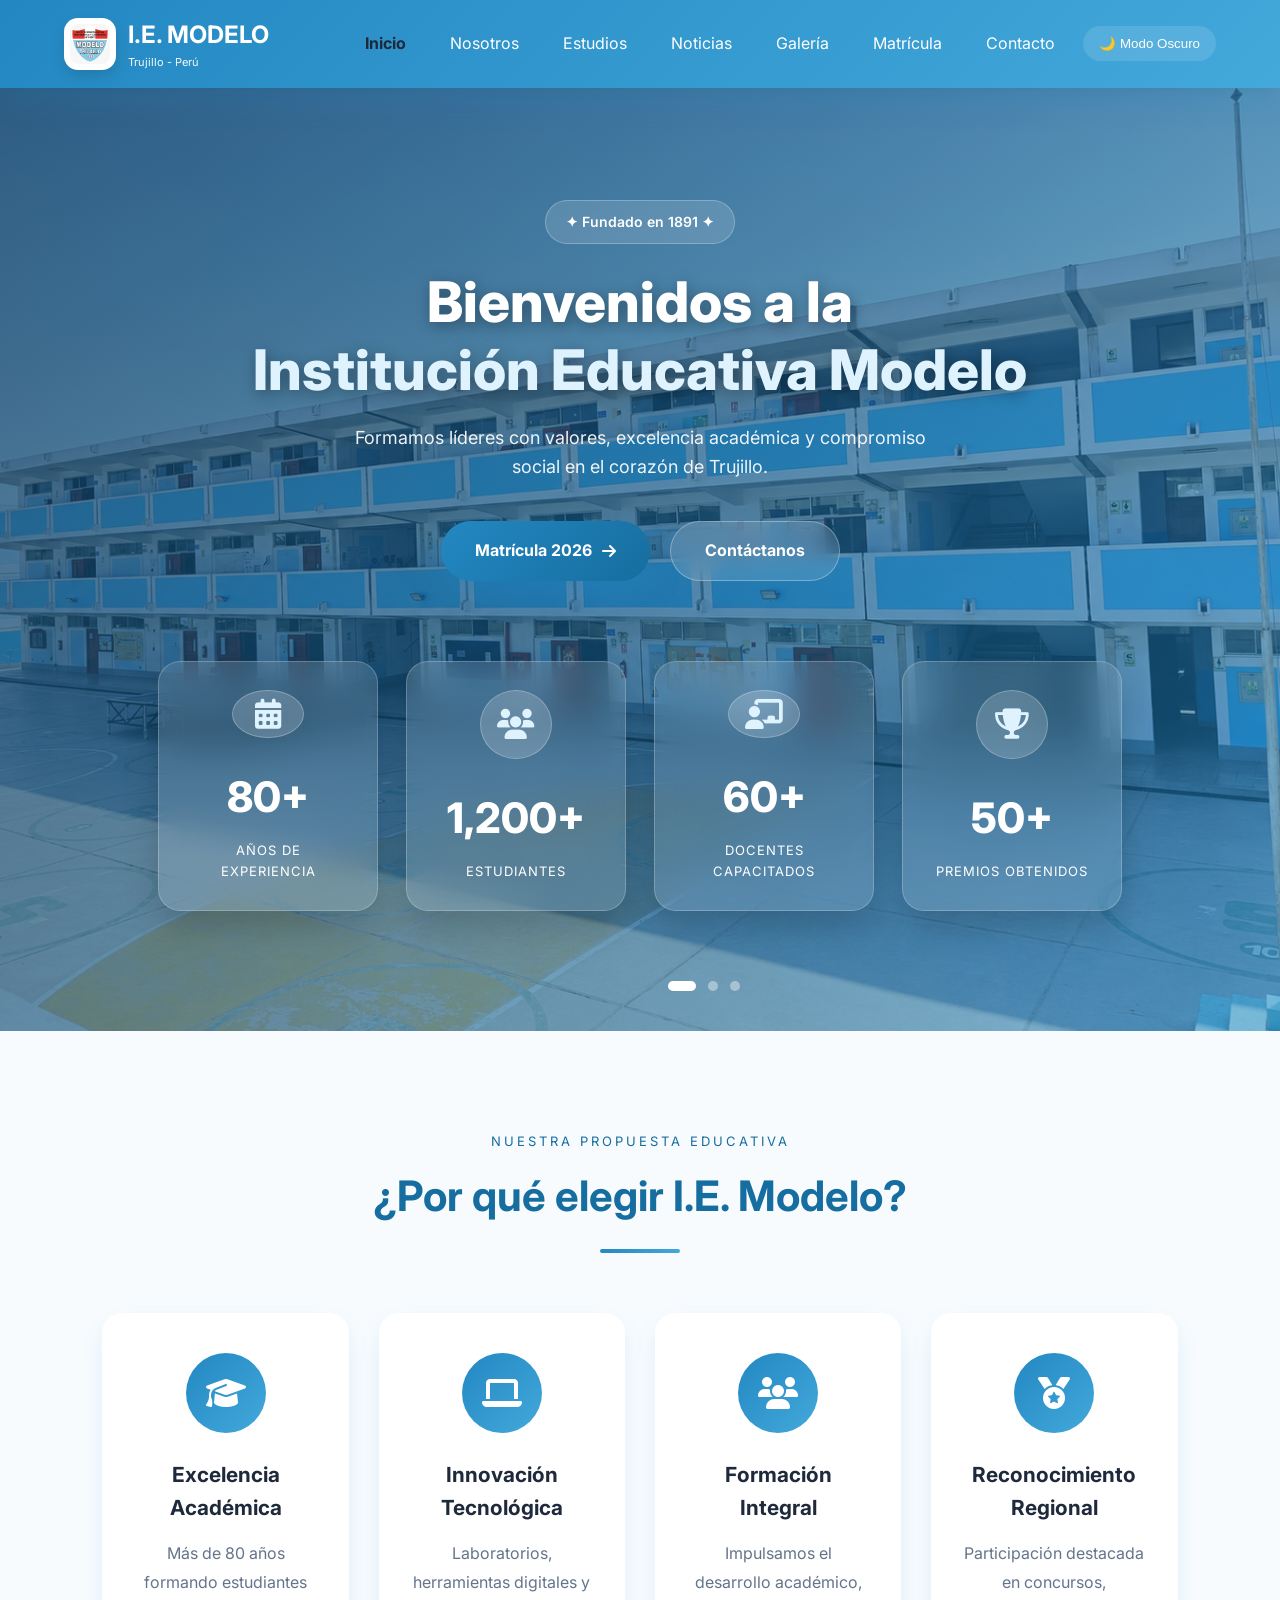
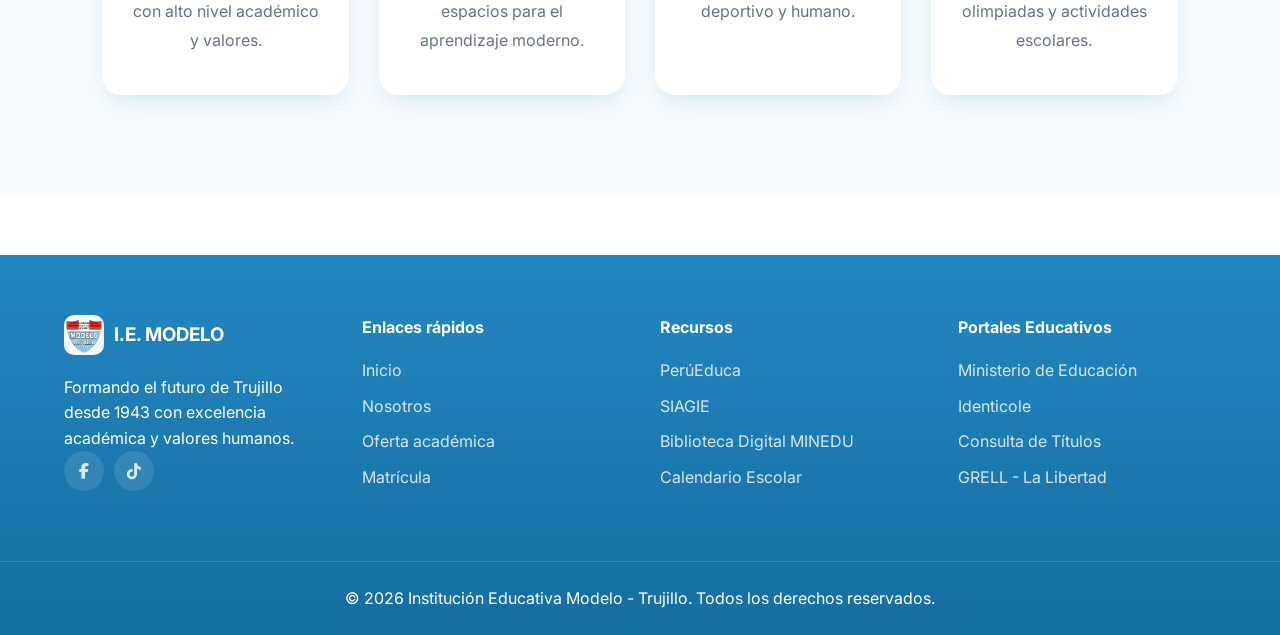
<file: index.html>
<!DOCTYPE html>
<html lang="es">

<head>
    <meta charset="UTF-8">

    <meta name="viewport"
        content="width=device-width, initial-scale=1.0">

    <title>
        I.E. Modelo - Trujillo | Excelencia Educativa
    </title>

    <link rel="stylesheet" href="css/global.css">
    <link rel="stylesheet" href="css/index.css">

    <link rel="stylesheet"
        href="https://cdnjs.cloudflare.com/ajax/libs/font-awesome/6.4.0/css/all.min.css">

    <link href="https://fonts.googleapis.com/css2?family=Inter:opsz,wght@14..32,300;14..32,400;14..32,500;14..32,600;14..32,700;14..32,800&display=swap"
        rel="stylesheet">

</head>

<body>

    <header class="barra-navegacion">
        <a href="index.html" class="logo">
            <img src="imagenes/logo.png" alt="Logo I.E. Modelo" class="logo-img">
            <div class="logo-texto">
                <h2>I.E. MODELO</h2>
                <p>Trujillo - Perú</p>
            </div>
        </a>

        <button id="boton-menu" class="boton-menu">
                <i class="fas fa-bars"></i>
        </button>

        <nav id="menu-enlaces" class="menu-enlaces">

            <a href="index.html" class="activo">Inicio</a>
            <a href="nosotros.html">Nosotros</a>
            <a href="estudios.html">Estudios</a>
            <a href="noticia.html">Noticias</a>
            <a href="galeria.html">Galería</a>
            <a href="matricula.html">Matrícula</a>
            <a href="contacto.html">Contacto</a>

            <button id="boton-oscuro" class="btn-tema">🌙 Modo Oscuro</button>
        </nav>

    </header>

    <section id="inicio" class="seccion-inicio">

        <div id="carruselFondo" class="carrusel-fondo">
            <div class="slide active" style="background-image:url('imagenes/fondo1.png')"></div>
            <div class="slide" style="background-image:url('imagenes/fondo2.png')"></div>
            <div class="slide" style="background-image:url('imagenes/fondo3.jpeg')"></div>
        </div>

        <div class="capa-oscura"></div>

        <div class="contenido-inicio">
            <div class="etiqueta-bienvenida">✦ Fundado en 1891 ✦</div>
            <h1>Bienvenidos a la<br>
                <span>
                    Institución Educativa Modelo
                </span>
            </h1>

            <p>
                Formamos líderes con valores,
                excelencia académica y compromiso
                social en el corazón de Trujillo.
            </p>

            <div class="botones-inicio">
                <a href="matricula.html" class="btn-principal">Matrícula 2026
                    <i class="fas fa-arrow-right"></i>
                </a>
                <a href="contacto.html" class="btn-secundario">Contáctanos</a>
            </div>
        </div>

        <div class="contenedor-estadisticas">

    <div class="tarjeta-flip">

        <div class="tarjeta-flip-inner">

            <div class="tarjeta-flip-front">

                <div class="estadistica-icono">
                    <i class="fas fa-calendar-alt"></i>
                </div>

                <h3>80+</h3>
                <p>Años de Experiencia</p>

            </div>

            <div class="tarjeta-flip-back">

                <h4>Trayectoria</h4>

                <p>
                    Más de ocho décadas formando estudiantes con excelencia académica,
                    valores y compromiso social.
                </p>

            </div>

        </div>

    </div>



    <div class="tarjeta-flip">

        <div class="tarjeta-flip-inner">

            <div class="tarjeta-flip-front">

                <div class="estadistica-icono">
                    <i class="fas fa-users"></i>
                </div>

                <h3>1,200+</h3>
                <p>Estudiantes</p>

            </div>

            <div class="tarjeta-flip-back">

                <h4>Comunidad</h4>

                <p>
                    Más de 1,200 estudiantes forman parte de una comunidad inclusiva,
                    participativa y con valores.
                </p>

            </div>

        </div>

    </div>



    <div class="tarjeta-flip">

        <div class="tarjeta-flip-inner">

            <div class="tarjeta-flip-front">

                <div class="estadistica-icono">
                    <i class="fas fa-chalkboard-user"></i>
                </div>

                <h3>60+</h3>
                <p>Docentes Capacitados</p>

            </div>

            <div class="tarjeta-flip-back">

                <h4>Docentes</h4>

                <p>
                    Profesionales altamente capacitados que promueven una educación
                    innovadora y de calidad.
                </p>

            </div>

        </div>

    </div>



    <div class="tarjeta-flip">

        <div class="tarjeta-flip-inner">

            <div class="tarjeta-flip-front">

                <div class="estadistica-icono">
                    <i class="fas fa-trophy"></i>
                </div>

                <h3>50+</h3>
                <p>Premios Obtenidos</p>

            </div>

            <div class="tarjeta-flip-back">

                <h4>Logros</h4>

                <p>
                    Reconocimientos obtenidos en concursos académicos, deportivos,
                    culturales y científicos.
                </p>

            </div>

        </div>

    </div>

</div>

        <div
            id="indicadoresCarrusel"
            class="indicadores-carrusel">
        </div>

    </section>

    <section class="seccion-comun fondo-gris">

    <div class="titulo-contenedor">
        <span class="subtitulo-seccion">
            Nuestra propuesta educativa
        </span>

        <h2>¿Por qué elegir I.E. Modelo?</h2>
        <div class="linea-decorativa"></div>
    </div>

    <div class="cuadrícula-tarjetas">
        <div class="tarjeta">
            <div class="icono-contenedor">
                <i class="fas fa-graduation-cap"></i>
            </div>

            <h3>Excelencia Académica</h3>
            <p>
                Más de 80 años formando estudiantes
                con alto nivel académico y valores.
            </p>
        </div>

        <div class="tarjeta">
            <div class="icono-contenedor">
                <i class="fas fa-laptop"></i>
            </div>

            <h3>Innovación Tecnológica</h3>
            <p>
                Laboratorios, herramientas digitales
                y espacios para el aprendizaje moderno.
            </p>
        </div>

        <div class="tarjeta">
            <div class="icono-contenedor">
                <i class="fas fa-users"></i>
            </div>

            <h3>Formación Integral</h3>
            <p>
                Impulsamos el desarrollo académico,
                deportivo y humano.
            </p>
        </div>

        <div class="tarjeta">
            <div class="icono-contenedor">
                <i class="fas fa-medal"></i>
            </div>

            <h3>Reconocimiento Regional</h3>
            <p>
                Participación destacada en concursos,
                olimpiadas y actividades escolares.
            </p>
        </div>
    </div>
</section>

    <footer class="pie-pagina">

    <div class="footer-contenido">

        <div class="footer-columna">

            <div class="footer-logo">
                <img
                    src="imagenes/logo.png"
                    alt="Logo I.E. Modelo"
                    style="width:40px;height:40px;border-radius:10px">
                    
                <h3>I.E. MODELO</h3>
            </div>

            <p>
                Formando el futuro de Trujillo desde 1943
                con excelencia académica y valores humanos.
            </p>

            <div class="footer-social">

                <a href="https://www.facebook.com/p/Modelo-Trujillo-100009352812794/">
                    <i class="fab fa-facebook-f"></i>
                </a>

                <a href="https://www.tiktok.com/@i.e.modelo.trujil">
                    <i class="fab fa-tiktok"></i>
                </a>

            </div>

        </div>

        <div class="footer-columna">

            <h4>Enlaces rápidos</h4>

            <ul>
                <li><a href="index.html">Inicio</a></li>
                <li><a href="nosotros.html">Nosotros</a></li>
                <li><a href="estudios.html">Oferta académica</a></li>
                <li><a href="matricula.html">Matrícula</a></li>
            </ul>

        </div>

        <div class="footer-columna">
            <h4>Recursos</h4>
            <ul>
                <li>
                    <a href="https://www.perueduca.pe/#/home" target="_blank" rel="noopener noreferrer">
                        PerúEduca
                    </a>
                </li>

                <li>
                    <a href="https://siagie.minedu.gob.pe/" target="_blank" rel="noopener noreferrer">
                        SIAGIE
                    </a>
                </li>

                <li>
                    <a href="https://repositorio.minedu.gob.pe/" target="_blank" rel="noopener noreferrer">
                        Biblioteca Digital MINEDU
                    </a>
                </li>

                <li>
                    <a href="https://www.gob.pe/112850-norma-del-ano-escolar" target="_blank" rel="noopener noreferrer">
                        Calendario Escolar
                    </a>
                </li>
            </ul>
        </div>

        <div class="footer-columna">
            <h4>Portales Educativos</h4>
            <ul>
                <li>
                    <a href="https://www.gob.pe/minedu" target="_blank" rel="noopener noreferrer">
                        Ministerio de Educación
                    </a>
                </li>

                <li>
                    <a href="https://identicole.minedu.gob.pe/" target="_blank" rel="noopener noreferrer">
                        Identicole
                    </a>
                </li>

                <li>
                    <a href="https://titulosinstitutos.minedu.gob.pe/" target="_blank" rel="noopener noreferrer">
                        Consulta de Títulos
                    </a>
                </li>

                <li>
                    <a href="https://www.gob.pe/regionlalibertad-gre" target="_blank" rel="noopener noreferrer">
                        GRELL - La Libertad
                    </a>
                </li>
            </ul>
        </div>

    </div>

    <div class="footer-copyright">

        <p>
            © 2026 Institución Educativa Modelo - Trujillo.
            Todos los derechos reservados.
        </p>

    </div>

</footer>

    <script src="js/global.js"></script>
    <script src="js/index.js"></script>

</body>

</html>
</file>
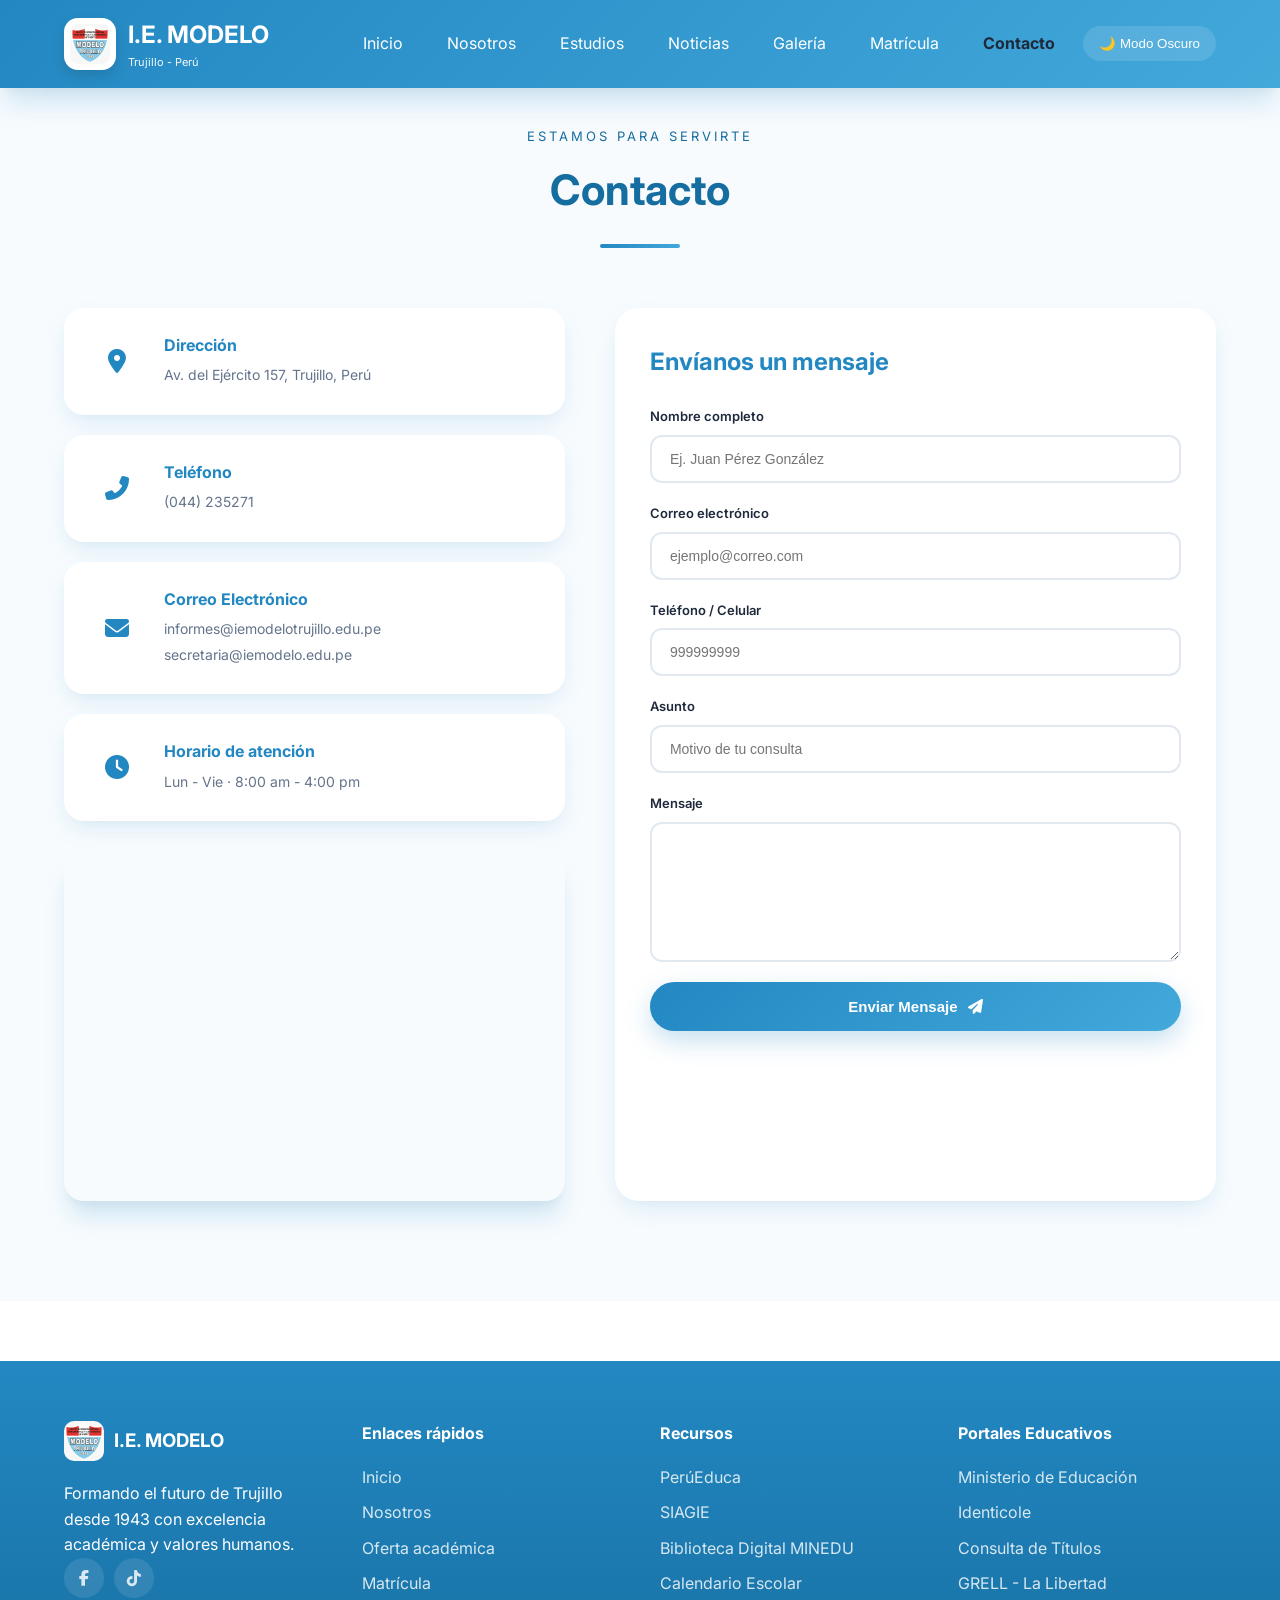
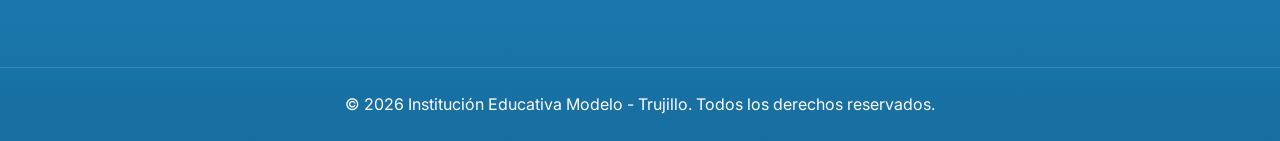
<file: contacto.html>
```html
<!DOCTYPE html>
<html lang="es">

<head>

    <meta charset="UTF-8">

    <meta
        name="viewport"
        content="width=device-width, initial-scale=1.0">

    <title>
        Contacto | I.E. Modelo - Trujillo
    </title>

    <link
        rel="stylesheet"
        href="css/global.css">

    <link
        rel="stylesheet"
        href="css/contacto.css">

    <link
        rel="stylesheet"
        href="https://cdnjs.cloudflare.com/ajax/libs/font-awesome/6.4.0/css/all.min.css">

    <link
        href="https://fonts.googleapis.com/css2?family=Inter:opsz,wght@14..32,300;14..32,400;14..32,500;14..32,600;14..32,700;14..32,800&display=swap"
        rel="stylesheet">

</head>

<body>

<header class="barra-navegacion">

    <a href="index.html" class="logo">
        <img src="imagenes/logo.png" alt="Logo I.E. Modelo" class="logo-img">
        <div class="logo-texto">
            <h2>I.E. MODELO</h2>
            <p>Trujillo - Perú</p>
        </div>
    </a>

    <button
        id="boton-menu"
        class="boton-menu">

        <i class="fas fa-bars"></i>

    </button>

    <nav
        id="menu-enlaces"
        class="menu-enlaces">

        <a href="index.html">Inicio</a>

        <a href="nosotros.html">
            Nosotros
        </a>

        <a href="estudios.html">
            Estudios
        </a>

        <a href="noticia.html">
            Noticias
        </a>

        <a href="galeria.html">
            Galería
        </a>

        <a href="matricula.html">
            Matrícula
        </a>

        <a
            href="contacto.html"
            class="activo">

            Contacto

        </a>

        <button
            id="boton-oscuro"
            class="btn-tema">

            🌙 Modo Oscuro

        </button>

    </nav>

</header>

<section class="seccion-comun fondo-gris">

    <div class="titulo-contenedor">

        <span class="subtitulo-seccion">
            Estamos para servirte
        </span>

        <h2>Contacto</h2>

        <div class="linea-decorativa"></div>

    </div>

    <div class="bloque-contacto">

        <div class="datos-contacto">

            <div class="tarjeta-contacto">

                <div class="contacto-icono">
                    <i class="fas fa-map-marker-alt"></i>
                </div>

                <div class="contacto-info">

                    <strong>Dirección</strong>

                    <p>
                        Av. del Ejército 157,
                        Trujillo, Perú
                    </p>

                </div>

            </div>

            <div class="tarjeta-contacto">

                <div class="contacto-icono">
                    <i class="fas fa-phone-alt"></i>
                </div>

                <div class="contacto-info">

                    <strong>Teléfono</strong>

                    <p>(044) 235271</p>
 
                </div>

            </div>

            <div class="tarjeta-contacto">

                <div class="contacto-icono">
                    <i class="fas fa-envelope"></i>
                </div>

                <div class="contacto-info">

                    <strong>
                        Correo Electrónico
                    </strong>

                    <p>
                        informes@iemodelotrujillo.edu.pe
                    </p>

                    <p>
                        secretaria@iemodelo.edu.pe
                    </p>

                </div>

            </div>

            <div class="tarjeta-contacto">

                <div class="contacto-icono">
                    <i class="fas fa-clock"></i>
                </div>

                <div class="contacto-info">

                    <strong>
                        Horario de atención
                    </strong>

                    <p>
                        Lun - Vie · 8:00 am - 4:00 pm
                    </p>

                </div>

            </div>

            <div class="mapa-contenedor">

                <iframe
                    src="https://maps.google.com/maps?q=Av.%20del%20Ej%C3%A9rcito%20157,%20Trujillo&t=&z=15&ie=UTF8&iwloc=&output=embed"
                    loading="lazy"
                    allowfullscreen>

                </iframe>

            </div>

        </div>

        <!-- FORMULARIO -->

        <form
            id="formularioContacto"
            class="formulario-contacto"
            action="https://formsubmit.co/ajax/caballerojoel022@gmail.com"
            method="POST"
            novalidate>
            <input
                type="hidden"
                name="_subject"
                value="Nuevo mensaje desde I.E. Modelo">

            <input
                type="hidden"
                name="_captcha"
                value="false">

            <h3>
                Envíanos un mensaje
            </h3>

            <div class="grupo-input">

                <label for="nombre">
                    Nombre completo
                </label>

                <input
                    id="nombre"
                    name="nombre"
                    type="text"
                    minlength="5"
                    maxlength="80"
                    pattern="[A-Za-zÁÉÍÓÚáéíóúÑñ ]+"
                    placeholder="Ej. Juan Pérez González"
                    required>
            </div>

            <div class="grupo-input">

                <label for="correo">
                    Correo electrónico
                </label>

                <input
                    id="correo"
                    name="correo"
                    type="email"
                    maxlength="100"
                    placeholder="ejemplo@correo.com"
                    required>
            </div>


            <div class="grupo-input">

                <label for="telefono">
                    Teléfono / Celular
                </label>

                <input
                    id="telefono"
                    name="telefono"
                    type="text"
                    inputmode="numeric"
                    minlength="9"
                    maxlength="9"
                    pattern="[0-9]{9}"
                    placeholder="999999999"
                    oninput="
                        this.value =
                        this.value
                        .replace(/[^0-9]/g,'')
                        .slice(0,9)"
                    required>
            </div>

            <div class="grupo-input">

                <label for="asunto">
                    Asunto
                </label>

                <input
                    id="asunto"
                    name="asunto"
                    type="text"
                    minlength="5"
                    maxlength="100"
                    placeholder="Motivo de tu consulta"
                    required>
            </div>

            <div class="grupo-input">

                <label for="mensaje">
                    Mensaje
                </label>

                <textarea
                    id="mensaje"
                    name="mensaje"
                    rows="5"
                    minlength="10"
                    maxlength="600"
                    placeholder="Escribe aquí tu mensaje..."
                    required>
                </textarea>
            </div>


            <p
                id="mensajeFormulario"
                class="mensaje-formulario">
            </p>

            <button
                id="botonEnviar"
                type="submit">
                Enviar Mensaje

                <i class="fas fa-paper-plane"></i>
            </button>

        </form>

    </div>

</section>

    <footer class="pie-pagina">

    <div class="footer-contenido">

        <div class="footer-columna">

            <div class="footer-logo">
                <img
                    src="imagenes/logo.png"
                    alt="Logo I.E. Modelo"
                    style="width:40px;height:40px;border-radius:10px">
                    
                <h3>I.E. MODELO</h3>
            </div>

            <p>
                Formando el futuro de Trujillo desde 1943
                con excelencia académica y valores humanos.
            </p>

            <div class="footer-social">

                <a href="https://www.facebook.com/p/Modelo-Trujillo-100009352812794/">
                    <i class="fab fa-facebook-f"></i>
                </a>

                <a href="https://www.tiktok.com/@i.e.modelo.trujil">
                    <i class="fab fa-tiktok"></i>
                </a>

            </div>

        </div>

        <div class="footer-columna">

            <h4>Enlaces rápidos</h4>

            <ul>
                <li><a href="index.html">Inicio</a></li>
                <li><a href="nosotros.html">Nosotros</a></li>
                <li><a href="estudios.html">Oferta académica</a></li>
                <li><a href="matricula.html">Matrícula</a></li>
            </ul>

        </div>

        <div class="footer-columna">
            <h4>Recursos</h4>
            <ul>
                <li>
                    <a href="https://www.perueduca.pe/#/home" target="_blank" rel="noopener noreferrer">
                        PerúEduca
                    </a>
                </li>

                <li>
                    <a href="https://siagie.minedu.gob.pe/" target="_blank" rel="noopener noreferrer">
                        SIAGIE
                    </a>
                </li>

                <li>
                    <a href="https://repositorio.minedu.gob.pe/" target="_blank" rel="noopener noreferrer">
                        Biblioteca Digital MINEDU
                    </a>
                </li>

                <li>
                    <a href="https://www.gob.pe/112850-norma-del-ano-escolar" target="_blank" rel="noopener noreferrer">
                        Calendario Escolar
                    </a>
                </li>
            </ul>
        </div>

        <div class="footer-columna">
            <h4>Portales Educativos</h4>
            <ul>
                <li>
                    <a href="https://www.gob.pe/minedu" target="_blank" rel="noopener noreferrer">
                        Ministerio de Educación
                    </a>
                </li>

                <li>
                    <a href="https://identicole.minedu.gob.pe/" target="_blank" rel="noopener noreferrer">
                        Identicole
                    </a>
                </li>

                <li>
                    <a href="https://titulosinstitutos.minedu.gob.pe/" target="_blank" rel="noopener noreferrer">
                        Consulta de Títulos
                    </a>
                </li>

                <li>
                    <a href="https://www.gob.pe/regionlalibertad-gre" target="_blank" rel="noopener noreferrer">
                        GRELL - La Libertad
                    </a>
                </li>
            </ul>
        </div>

    </div>

    <div class="footer-copyright">

        <p>
            © 2026 Institución Educativa Modelo - Trujillo.
            Todos los derechos reservados.
        </p>

    </div>

</footer>

<script src="js/global.js"></script>
<script src="js/contacto.js"></script>

</body>

</html>
</file>
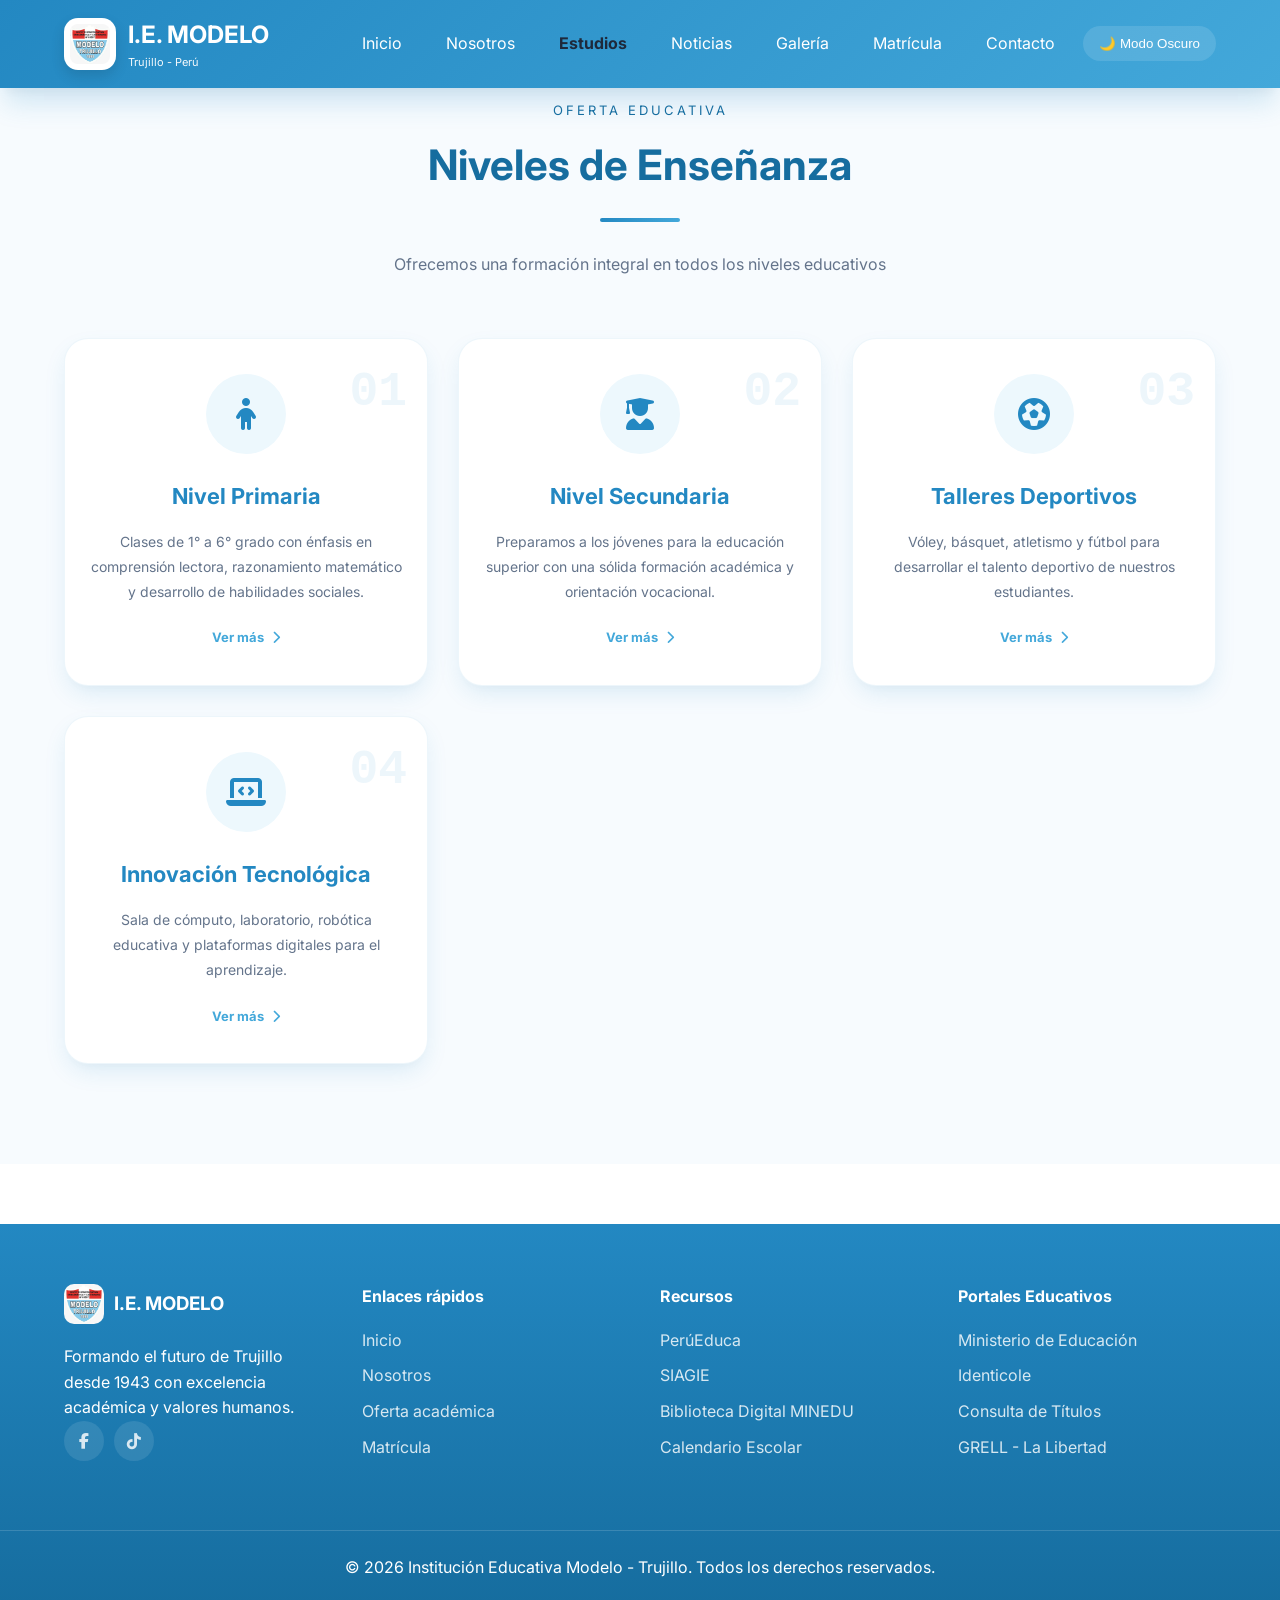
<file: estudios.html>
<!DOCTYPE html>
<html lang="es">
<head>
    <meta charset="UTF-8">
    <meta name="viewport" content="width=device-width, initial-scale=1.0">

    <title>Estudios | I.E. Modelo - Trujillo</title>

    <link rel="stylesheet" href="css/global.css">
    <link rel="stylesheet" href="css/estudios.css">

    <link rel="stylesheet" href="https://cdnjs.cloudflare.com/ajax/libs/font-awesome/6.4.0/css/all.min.css">

    <link href="https://fonts.googleapis.com/css2?family=Inter:opsz,wght@14..32,300;14..32,400;14..32,500;14..32,600;14..32,700;14..32,800&display=swap" rel="stylesheet">
</head>

<body>

<header class="barra-navegacion">

    <a href="index.html" class="logo">
        <img src="imagenes/logo.png" alt="Logo I.E. Modelo" class="logo-img">
        <div class="logo-texto">
            <h2>I.E. MODELO</h2>
            <p>Trujillo - Perú</p>
        </div>
    </a>

    <button id="boton-menu" class="boton-menu">
        <i class="fas fa-bars"></i>
    </button>

    <nav id="menu-enlaces" class="menu-enlaces">
        <a href="index.html">Inicio</a>
        <a href="nosotros.html">Nosotros</a>
        <a href="estudios.html" class="activo">Estudios</a>
        <a href="noticia.html">Noticias</a>
        <a href="galeria.html">Galería</a>
        <a href="matricula.html">Matrícula</a>
        <a href="contacto.html">Contacto</a>

        <button id="boton-oscuro" class="btn-tema">
            🌙 Modo Oscuro
        </button>
    </nav>

</header>

<section id="oferta" class="seccion-comun fondo-gris">

    <div class="titulo-contenedor">
        <span class="subtitulo-seccion">
            Oferta educativa
        </span>

        <h2>Niveles de Enseñanza</h2>

        <div class="linea-decorativa"></div>
    </div>

    <p class="subtitulo">
        Ofrecemos una formación integral en todos los niveles educativos
    </p>

    <div class="cuadrícula-tarjetas">

        <div class="tarjeta">

            <div class="tarjeta-numero">01</div>

            <div class="icono-contenedor">
                <i class="fas fa-child"></i>
            </div>

            <h3>Nivel Primaria</h3>

            <p>
                Clases de 1° a 6° grado con énfasis en comprensión lectora,
                razonamiento matemático y desarrollo de habilidades sociales.
            </p>

            <a href="#" class="tarjeta-enlace">
                Ver más
                <i class="fas fa-chevron-right"></i>
            </a>

        </div>

        <div class="tarjeta">

            <div class="tarjeta-numero">02</div>

            <div class="icono-contenedor">
                <i class="fas fa-user-graduate"></i>
            </div>

            <h3>Nivel Secundaria</h3>

            <p>
                Preparamos a los jóvenes para la educación superior con una sólida
                formación académica y orientación vocacional.
            </p>

            <a href="#" class="tarjeta-enlace">
                Ver más
                <i class="fas fa-chevron-right"></i>
            </a>

        </div>

        <div class="tarjeta">

            <div class="tarjeta-numero">03</div>

            <div class="icono-contenedor">
                <i class="fas fa-futbol"></i>
            </div>

            <h3>Talleres Deportivos</h3>

            <p>
                Vóley, básquet, atletismo y fútbol para desarrollar el talento
                deportivo de nuestros estudiantes.
            </p>

            <a href="#" class="tarjeta-enlace">
                Ver más
                <i class="fas fa-chevron-right"></i>
            </a>

        </div>

        <div class="tarjeta">

            <div class="tarjeta-numero">04</div>

            <div class="icono-contenedor">
                <i class="fas fa-laptop-code"></i>
            </div>

            <h3>Innovación Tecnológica</h3>

            <p>
                Sala de cómputo, laboratorio, robótica educativa y plataformas
                digitales para el aprendizaje.
            </p>

            <a href="#" class="tarjeta-enlace">
                Ver más
                <i class="fas fa-chevron-right"></i>
            </a>

        </div>

    </div>

</section>

<footer class="pie-pagina">

    <div class="footer-contenido">

        <div class="footer-columna">

            <div class="footer-logo">
                <img
                    src="imagenes/logo.png"
                    alt="Logo I.E. Modelo"
                    style="width:40px;height:40px;border-radius:10px">
                    
                <h3>I.E. MODELO</h3>
            </div>

            <p>
                Formando el futuro de Trujillo desde 1943
                con excelencia académica y valores humanos.
            </p>

            <div class="footer-social">

                <a href="https://www.facebook.com/p/Modelo-Trujillo-100009352812794/">
                    <i class="fab fa-facebook-f"></i>
                </a>

                <a href="https://www.tiktok.com/@i.e.modelo.trujil">
                    <i class="fab fa-tiktok"></i>
                </a>

            </div>

        </div>

        <div class="footer-columna">

            <h4>Enlaces rápidos</h4>

            <ul>
                <li><a href="index.html">Inicio</a></li>
                <li><a href="nosotros.html">Nosotros</a></li>
                <li><a href="estudios.html">Oferta académica</a></li>
                <li><a href="matricula.html">Matrícula</a></li>
            </ul>

        </div>

        <div class="footer-columna">
            <h4>Recursos</h4>
            <ul>
                <li>
                    <a href="https://www.perueduca.pe/#/home" target="_blank" rel="noopener noreferrer">
                        PerúEduca
                    </a>
                </li>

                <li>
                    <a href="https://siagie.minedu.gob.pe/" target="_blank" rel="noopener noreferrer">
                        SIAGIE
                    </a>
                </li>

                <li>
                    <a href="https://repositorio.minedu.gob.pe/" target="_blank" rel="noopener noreferrer">
                        Biblioteca Digital MINEDU
                    </a>
                </li>

                <li>
                    <a href="https://www.gob.pe/112850-norma-del-ano-escolar" target="_blank" rel="noopener noreferrer">
                        Calendario Escolar
                    </a>
                </li>
            </ul>
        </div>

        <div class="footer-columna">
            <h4>Portales Educativos</h4>
            <ul>
                <li>
                    <a href="https://www.gob.pe/minedu" target="_blank" rel="noopener noreferrer">
                        Ministerio de Educación
                    </a>
                </li>

                <li>
                    <a href="https://identicole.minedu.gob.pe/" target="_blank" rel="noopener noreferrer">
                        Identicole
                    </a>
                </li>

                <li>
                    <a href="https://titulosinstitutos.minedu.gob.pe/" target="_blank" rel="noopener noreferrer">
                        Consulta de Títulos
                    </a>
                </li>

                <li>
                    <a href="https://www.gob.pe/regionlalibertad-gre" target="_blank" rel="noopener noreferrer">
                        GRELL - La Libertad
                    </a>
                </li>
            </ul>
        </div>

    </div>

    <div class="footer-copyright">

        <p>
            © 2026 Institución Educativa Modelo - Trujillo.
            Todos los derechos reservados.
        </p>

    </div>

</footer>

<script src="js/global.js"></script>

</body>
</html>
</file>
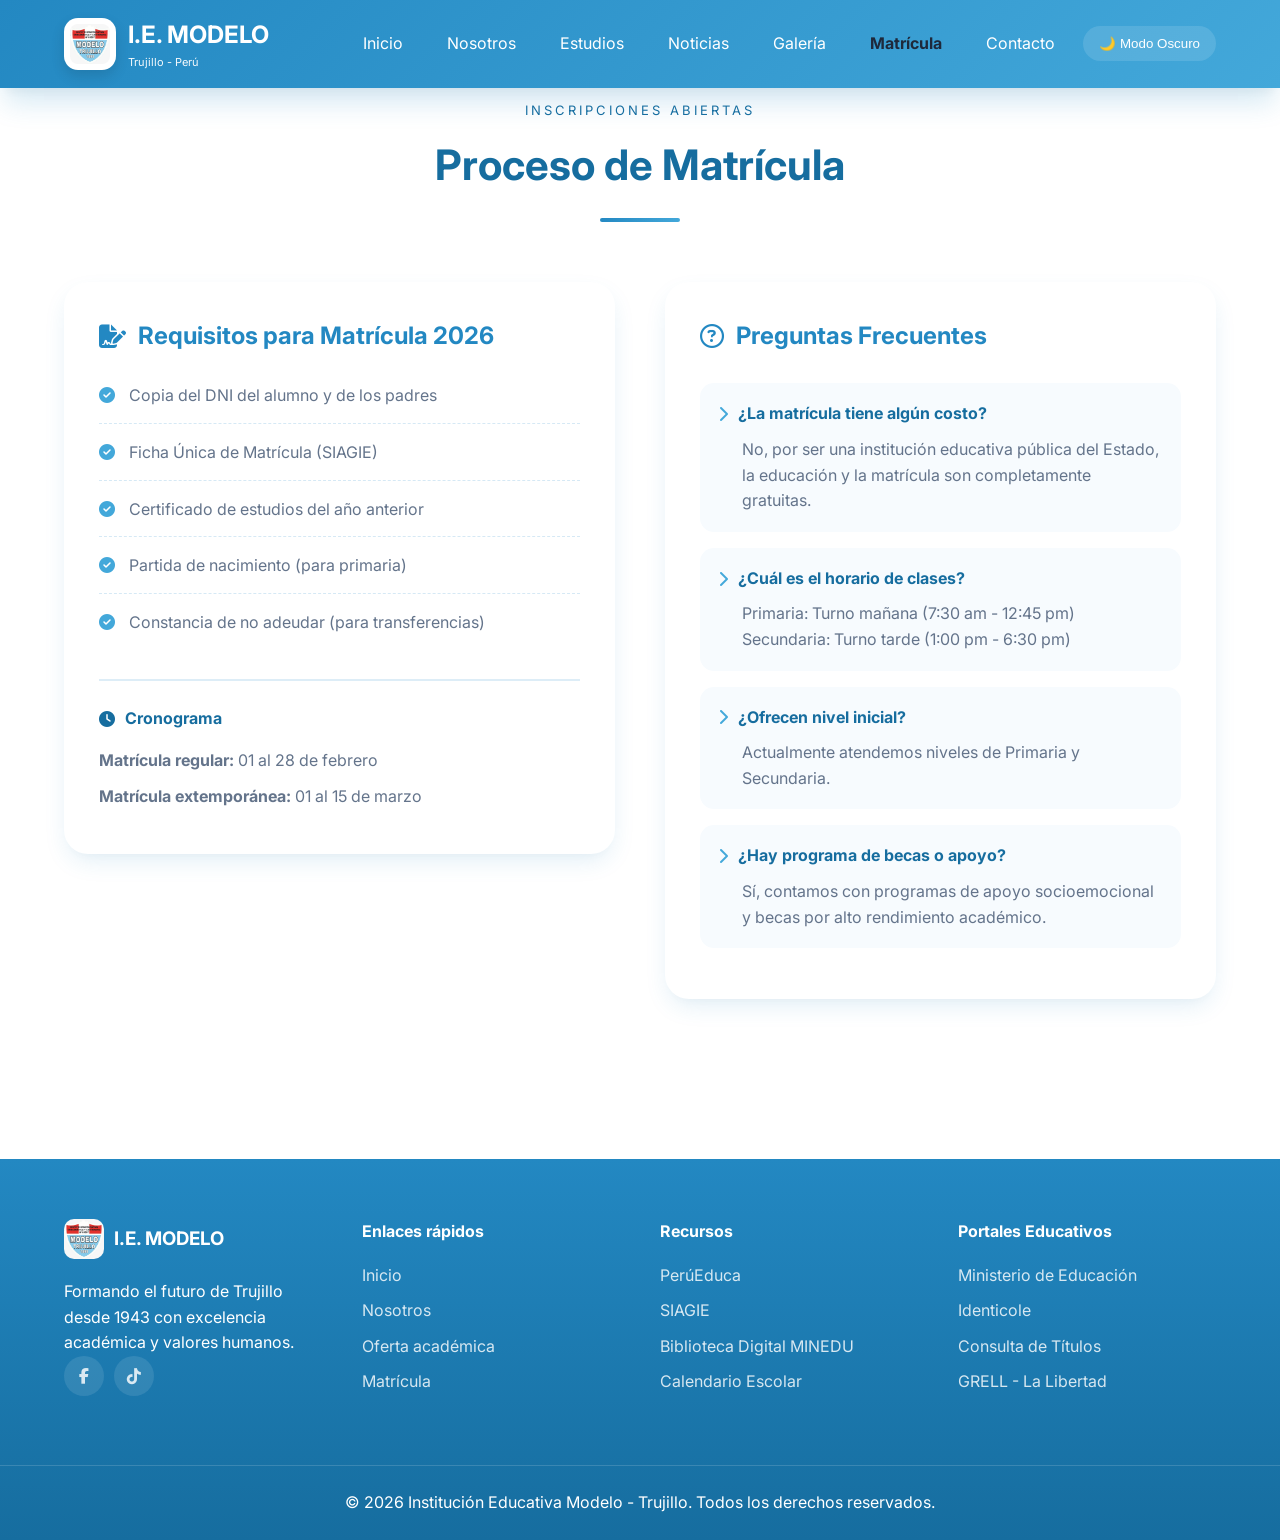
<file: matricula.html>
<!DOCTYPE html>
<html lang="es">
<head>
    <meta charset="UTF-8">
    <meta name="viewport" content="width=device-width, initial-scale=1.0">

    <title>I.E. Modelo - Trujillo | Admisión</title>

    <link rel="stylesheet" href="css/global.css">
    <link rel="stylesheet" href="css/matricula.css">

    <link rel="stylesheet" href="https://cdnjs.cloudflare.com/ajax/libs/font-awesome/6.4.0/css/all.min.css">

    <link href="https://fonts.googleapis.com/css2?family=Inter:opsz,wght@14..32,300;14..32,400;14..32,500;14..32,600;14..32,700;14..32,800&display=swap" rel="stylesheet">
</head>

<body>

    <header class="barra-navegacion">

        <a href="index.html" class="logo">
            <img src="imagenes/logo.png" alt="Logo I.E. Modelo" class="logo-img">
            <div class="logo-texto">
                <h2>I.E. MODELO</h2>
                <p>Trujillo - Perú</p>
            </div>
        </a>

        <button id="boton-menu" class="boton-menu" aria-label="Abrir menú">
            <i class="fas fa-bars"></i>
        </button>

        <nav id="menu-enlaces" class="menu-enlaces">

            <a href="index.html">Inicio</a>
            <a href="nosotros.html">Nosotros</a>
            <a href="estudios.html">Estudios</a>
            <a href="noticia.html">Noticias</a>
            <a href="galeria.html">Galería</a>
            <a href="matricula.html" class="activo">Matrícula</a>
            <a href="contacto.html">Contacto</a>

            <button id="boton-oscuro" class="btn-tema">
                🌙 Modo Oscuro
            </button>

        </nav>

    </header>

    <section id="admision" class="seccion-comun">

        <div class="titulo-contenedor">

            <span class="subtitulo-seccion">
                Inscripciones abiertas
            </span>

            <h2>
                Proceso de Matrícula
            </h2>

            <div class="linea-decorativa"></div>

        </div>

        <div class="bloque-admision">

            <div class="requisitos">

                <h3>
                    <i class="fas fa-file-signature"></i>
                    Requisitos para Matrícula 2026
                </h3>

                <ul>

                    <li>
                        <i class="fas fa-check-circle"></i>
                        Copia del DNI del alumno y de los padres
                    </li>

                    <li>
                        <i class="fas fa-check-circle"></i>
                        Ficha Única de Matrícula (SIAGIE)
                    </li>

                    <li>
                        <i class="fas fa-check-circle"></i>
                        Certificado de estudios del año anterior
                    </li>

                    <li>
                        <i class="fas fa-check-circle"></i>
                        Partida de nacimiento (para primaria)
                    </li>

                    <li>
                        <i class="fas fa-check-circle"></i>
                        Constancia de no adeudar (para transferencias)
                    </li>

                </ul>

                <div class="cronograma">

                    <h4>
                        <i class="fas fa-clock"></i>
                        Cronograma
                    </h4>

                    <p>
                        <strong>Matrícula regular:</strong>
                        01 al 28 de febrero
                    </p>

                    <p>
                        <strong>Matrícula extemporánea:</strong>
                        01 al 15 de marzo
                    </p>

                </div>

            </div>

            <div class="preguntas-frecuentes">

                <h3>
                    <i class="far fa-question-circle"></i>
                    Preguntas Frecuentes
                </h3>

                <div class="pregunta">

                    <div class="pregunta-header">
                        <i class="fas fa-chevron-right"></i>

                        <strong>
                            ¿La matrícula tiene algún costo?
                        </strong>
                    </div>

                    <p>
                        No, por ser una institución educativa pública del Estado, la educación y la matrícula son completamente gratuitas.
                    </p>

                </div>

                <div class="pregunta">

                    <div class="pregunta-header">
                        <i class="fas fa-chevron-right"></i>

                        <strong>
                            ¿Cuál es el horario de clases?
                        </strong>

                    </div>

                    <p>
                        Primaria: Turno mañana (7:30 am - 12:45 pm)
                        <br>
                        Secundaria: Turno tarde (1:00 pm - 6:30 pm)
                    </p>

                </div>

                <div class="pregunta">

                    <div class="pregunta-header">
                        <i class="fas fa-chevron-right"></i>

                        <strong>
                            ¿Ofrecen nivel inicial?
                        </strong>

                    </div>

                    <p>
                        Actualmente atendemos niveles de Primaria y Secundaria.
                    </p>

                </div>

                <div class="pregunta">

                    <div class="pregunta-header">
                        <i class="fas fa-chevron-right"></i>

                        <strong>
                            ¿Hay programa de becas o apoyo?
                        </strong>

                    </div>

                    <p>
                        Sí, contamos con programas de apoyo socioemocional y becas por alto rendimiento académico.
                    </p>

                </div>

            </div>

        </div>

    </section>

    <footer class="pie-pagina">

    <div class="footer-contenido">

        <div class="footer-columna">

            <div class="footer-logo">
                <img
                    src="imagenes/logo.png"
                    alt="Logo I.E. Modelo"
                    style="width:40px;height:40px;border-radius:10px">
                    
                <h3>I.E. MODELO</h3>
            </div>

            <p>
                Formando el futuro de Trujillo desde 1943
                con excelencia académica y valores humanos.
            </p>

            <div class="footer-social">

                <a href="https://www.facebook.com/p/Modelo-Trujillo-100009352812794/">
                    <i class="fab fa-facebook-f"></i>
                </a>

                <a href="https://www.tiktok.com/@i.e.modelo.trujil">
                    <i class="fab fa-tiktok"></i>
                </a>

            </div>

        </div>

        <div class="footer-columna">

            <h4>Enlaces rápidos</h4>

            <ul>
                <li><a href="index.html">Inicio</a></li>
                <li><a href="nosotros.html">Nosotros</a></li>
                <li><a href="estudios.html">Oferta académica</a></li>
                <li><a href="matricula.html">Matrícula</a></li>
            </ul>

        </div>

        <div class="footer-columna">
            <h4>Recursos</h4>
            <ul>
                <li>
                    <a href="https://www.perueduca.pe/#/home" target="_blank" rel="noopener noreferrer">
                        PerúEduca
                    </a>
                </li>

                <li>
                    <a href="https://siagie.minedu.gob.pe/" target="_blank" rel="noopener noreferrer">
                        SIAGIE
                    </a>
                </li>

                <li>
                    <a href="https://repositorio.minedu.gob.pe/" target="_blank" rel="noopener noreferrer">
                        Biblioteca Digital MINEDU
                    </a>
                </li>

                <li>
                    <a href="https://www.gob.pe/112850-norma-del-ano-escolar" target="_blank" rel="noopener noreferrer">
                        Calendario Escolar
                    </a>
                </li>
            </ul>
        </div>

        <div class="footer-columna">
            <h4>Portales Educativos</h4>
            <ul>
                <li>
                    <a href="https://www.gob.pe/minedu" target="_blank" rel="noopener noreferrer">
                        Ministerio de Educación
                    </a>
                </li>

                <li>
                    <a href="https://identicole.minedu.gob.pe/" target="_blank" rel="noopener noreferrer">
                        Identicole
                    </a>
                </li>

                <li>
                    <a href="https://titulosinstitutos.minedu.gob.pe/" target="_blank" rel="noopener noreferrer">
                        Consulta de Títulos
                    </a>
                </li>

                <li>
                    <a href="https://www.gob.pe/regionlalibertad-gre" target="_blank" rel="noopener noreferrer">
                        GRELL - La Libertad
                    </a>
                </li>
            </ul>
        </div>

    </div>

    <div class="footer-copyright">

        <p>
            © 2026 Institución Educativa Modelo - Trujillo.
            Todos los derechos reservados.
        </p>

    </div>

</footer>

    <script src="js/global.js"></script>

</body>
</html>
</file>
<file: css/global.css>
:root{

    --azul-oscuro:#2388C2;
    --azul-profundo:#166D9F;
    --azul-medio:#43A8DA;
    --azul-claro:#79C7E8;
    --azul-suave:#EDF8FD;

    --gris-fondo:#F7FBFE;

    --blanco:#FFFFFF;

    --texto-oscuro:#1E293B;
    --texto-mutado:#64748B;

    --sombra-suave:
    0 10px 25px -5px rgba(35,136,194,.15),
    0 8px 10px -6px rgba(0,0,0,.02);

    --sombra-media:
    0 20px 25px -5px rgba(35,136,194,.18),
    0 10px 10px -5px rgba(0,0,0,.04);

    --transicion:
    all .3s cubic-bezier(.4,0,.2,1);

    --gradiente-azul:
    linear-gradient(
        135deg,
        var(--azul-oscuro),
        var(--azul-medio)
    );

}

*{
    margin:0;
    padding:0;
    box-sizing:border-box;
}

html{
    scroll-behavior:smooth;
}

body{

    font-family:'Inter',sans-serif;

    background:var(--blanco);

    color:var(--texto-oscuro);

    line-height:1.6;

    overflow-x:hidden;

}

a{
    text-decoration:none;
}

img{
    max-width:100%;
}

.seccion-comun{

    max-width:1280px;

    margin:auto;

    padding:100px 5%;

}

.fondo-gris{

    background:var(--gris-fondo);

}

.titulo-contenedor{

    text-align:center;

    margin-bottom:60px;

}

.subtitulo-seccion{

    color:var(--azul-profundo);

    font-size:13px;

    letter-spacing:3px;

    text-transform:uppercase;

    margin-bottom:10px;

    display:block;

}

.titulo-contenedor h2{

    font-size:42px;

    color:var(--azul-profundo);

}

.subtitulo{

    margin-top:-30px;

    margin-bottom:60px;

    text-align:center;

    color:var(--texto-mutado);

}

.linea-decorativa{

    width:80px;

    height:4px;

    margin:20px auto;

    background:var(--gradiente-azul);

    border-radius:20px;

}

.btn-whatsapp{

    position:fixed;

    right:30px;

    bottom:30px;

    width:60px;

    height:60px;

    border-radius:50%;

    display:flex;

    align-items:center;

    justify-content:center;

    background:
    linear-gradient(
        135deg,
        #25d366,
        #128c7e
    );

    color:white;

    font-size:28px;

    z-index:100;

    box-shadow:
    0 8px 25px rgba(37,211,102,.35);

    transition:var(--transicion);

}

.btn-whatsapp:hover{

    transform:translateY(-5px);

}

.barra-navegacion{
    position:fixed;
    top:0;
    width:100%;
    padding:16px 5%;
    display:flex;
    justify-content:space-between;
    align-items:center;
    background:var(--gradiente-azul);
    backdrop-filter:blur(12px);
    box-shadow:var(--sombra-media);
    z-index:99;
    transition:var(--transicion);
}

.logo{
    display:flex;
    gap:12px;
    align-items:center;
    text-decoration: none;
    cursor: pointer;
}

.logo-img{
    width:52px;
    height:52px;
    padding:4px;
    background:white;
    border-radius:14px;
    border:2px solid rgba(255,255,255,.55);
    box-shadow:0 6px 14px rgba(0,0,0,.12);
}

.logo-texto h2,
.footer-logo h3{
    color:white;
}

.logo-texto p{
    color:rgba(255,255,255,.95);
    font-size:11px;
}

.logo:hover{
    opacity: .95;
}

.menu-enlaces{
    display:flex;
    align-items:center;
    gap:12px;
}

.menu-enlaces a{
    color:white;
    padding:10px 16px;
    border-radius:40px;
    transition:var(--transicion);

}

.menu-enlaces a:hover{
    background:rgba(255,255,255,.18);
}

.menu-enlaces a.activo{
    color:var(--dorado);
    position:relative;
    font-weight:700;
}

.menu-enlaces a.activo::after{
    content:"";
    position:absolute;
    left:0;
    bottom:-8px;
    width:100%;
    height:3px;
    border-radius:10px;
    background:var(--dorado);
}

.btn-tema{
    border:none;
    cursor:pointer;
    padding:10px 16px;
    border-radius:40px;
    color:white;
    background:rgba(255,255,255,.12);
}

.boton-menu{

    display:none;

    border:none;

    color:white;

    background:none;

    font-size:24px;

    cursor:pointer;

}

body.dark-mode{

    --gris-fondo:#0F1117;

    --blanco:#13151A;

    --texto-oscuro:#F1F5F9;

    --texto-mutado:#CBD5E1;

}

body.dark-mode .barra-navegacion{

    background:#103B55;

}

body.dark-mode .titulo-contenedor h2{

    color:white;

}

.pie-pagina{

    margin-top:60px;

    background:
    linear-gradient(
        180deg,
        var(--azul-oscuro),
        var(--azul-profundo)
    );

    color:white;

}

.footer-contenido{

    max-width:1280px;

    margin:auto;

    padding:60px 5%;

    display:grid;

    grid-template-columns:
    repeat(
        auto-fit,
        minmax(220px,1fr)
    );

    gap:40px;

}

.footer-logo{

    display:flex;

    gap:10px;

    align-items:center;

    margin-bottom:20px;

}

.footer-columna h4{

    margin-bottom:18px;

}

.footer-columna ul{

    list-style:none;

}

.footer-columna li{

    margin-bottom:10px;

}

.footer-columna a{

    color:rgba(255,255,255,.82);

    transition:var(--transicion);

}

.footer-columna a:hover{

    color:white;

}

.footer-social{

    display:flex;

    gap:10px;

}

.footer-social a{

    width:40px;

    height:40px;

    border-radius:50%;

    display:flex;

    justify-content:center;

    align-items:center;

    background:rgba(255,255,255,.1);

    transition:var(--transicion);

}

.footer-social a:hover{

    transform:translateY(-3px);

    background:rgba(255,255,255,.22);

}

.footer-copyright{

    padding:24px;

    text-align:center;

    border-top:
    1px solid rgba(255,255,255,.15);

}

@media(max-width:768px){

    .boton-menu{

        display:block;

    }

    .menu-enlaces{

        display:none;

        position:absolute;

        top:80px;

        left:0;

        width:100%;

        flex-direction:column;

        padding:24px;

        gap:14px;

        background:var(--azul-profundo);

    }

    .menu-enlaces.mostrar{

        display:flex;

    }

}

@media(max-width:480px){

    .titulo-contenedor h2{

        font-size:28px;

    }

}
</file>
<file: css/index.css>
.seccion-inicio{
    position:relative;
    padding:200px 5% 120px;
    color:#fff;
    text-align:center;
    overflow:hidden;
    min-height:100vh;
    display:flex;
    flex-direction:column;
    justify-content:center;
}
.carrusel-fondo{
    position:absolute;
    inset:0;
    z-index:0;
}
.slide{
    position:absolute;
    inset:0;
    background-size:cover;
    background-position:center;
    background-repeat:no-repeat;
    opacity:0;
    transition:opacity 1.5s ease;
}
.slide.active{
    opacity:1;
}
.capa-oscura{
    position:absolute;
    inset:0;
    background:linear-gradient(135deg,rgba(16,58,92,.78),rgba(30,136,200,.55));
    z-index:3;
}
.contenido-inicio{
    position:relative;
    z-index:4;
    max-width:900px;
    margin:auto;
    animation:fadeInUp 1s ease;
}
@keyframes fadeInUp{
    from{
        opacity:0;
        transform:translateY(30px);
    }
    to{
        opacity:1;
        transform:translateY(0);
    }
}
.etiqueta-bienvenida{
    display:inline-block;
    padding:10px 20px;
    margin-bottom:25px;
    border-radius:999px;
    font-size:14px;
    font-weight:600;
    color:#fff;
    background:rgba(255,255,255,.14);
    border:1px solid rgba(255,255,255,.25);
    backdrop-filter:blur(10px);
}
.contenido-inicio h1{
    font-size:56px;
    font-weight:800;
    line-height:1.2;
    margin-bottom:20px;
    color:#fff;
    text-shadow:2px 4px 15px rgba(0,0,0,.35);
}
.contenido-inicio span{
    color:#DFF3FF;
    display:inline-block;
}
.contenido-inicio p{
    font-size:18px;
    margin-bottom:40px;
    max-width:620px;
    margin-inline:auto;
    color:rgba(255,255,255,.92);
}
.botones-inicio{
    display:flex;
    justify-content:center;
    gap:20px;
    flex-wrap:wrap;
}
.botones-inicio a{
    display:inline-flex;
    align-items:center;
    justify-content:center;
    gap:10px;
    padding:16px 34px;
    border-radius:999px;
    transition:var(--transicion);
    font-weight:700;
}
.btn-principal{
    background:linear-gradient(135deg,var(--azul-oscuro),var(--azul-profundo));
    color:#fff;
    box-shadow:0 12px 30px rgba(30,136,200,.35);
}
.btn-principal:hover{
    transform:translateY(-4px);
    box-shadow:0 18px 40px rgba(30,136,200,.45);
}
.btn-secundario{
    border:1px solid rgba(255,255,255,.3);
    color:#fff;
    background:rgba(255,255,255,.12);
    backdrop-filter:blur(10px);
}
.btn-secundario:hover{
    background:#fff;
    color:var(--azul-profundo);
}

.contenedor-estadisticas{
    position:relative;
    z-index:4;
    margin-top:80px;
    display:flex;
    justify-content:center;
    flex-wrap:wrap;
    gap:28px;
}
.tarjeta-flip{
    width:220px;
    height:250px;
    perspective:1200px;
}
.tarjeta-flip-inner{
    position:relative;
    width:100%;
    height:100%;
    transition:transform .8s;
    transform-style:preserve-3d;
}
.tarjeta-flip:hover .tarjeta-flip-inner{
    transform:rotateY(180deg);
}
.tarjeta-flip-front,
.tarjeta-flip-back{
    position:absolute;
    width:100%;
    height:100%;
    padding:28px;
    border-radius:22px;
    display:flex;
    flex-direction:column;
    justify-content:center;
    align-items:center;
    text-align:center;
    backface-visibility:hidden;
    -webkit-backface-visibility:hidden;
}
.tarjeta-flip-front{
    background:rgba(255,255,255,.13);
    backdrop-filter:blur(16px);
    -webkit-backdrop-filter:blur(16px);
    border:1px solid rgba(255,255,255,.22);
    color:#fff;
    box-shadow:0 15px 35px rgba(0,0,0,.18);
}
.tarjeta-flip-front h3{
    font-size:42px;
    font-weight:800;
    margin:15px 0 10px;
}
.tarjeta-flip-front p{
    font-size:13px;
    color:#fff;
    text-transform:uppercase;
    letter-spacing:1px;
}
.tarjeta-flip-back{
    transform:rotateY(180deg);
    background:linear-gradient(135deg,var(--azul-profundo),var(--azul-oscuro));
    color:#fff;
    box-shadow:0 18px 40px rgba(0,0,0,.25);
}
.tarjeta-flip-back h4{
    font-size:22px;
    margin-bottom:15px;
}
.tarjeta-flip-back p{
    font-size:15px;
    line-height:1.7;
    color:rgba(255,255,255,.92);
}
.estadistica-icono{
    width:72px;
    height:72px;
    display:flex;
    justify-content:center;
    align-items:center;
    border-radius:50%;
    background:rgba(255,255,255,.18);
    border:1px solid rgba(255,255,255,.25);
    color:#DFF3FF;
    font-size:30px;
    margin-bottom:10px;
}
body.dark-mode .tarjeta-flip-front{
    background:rgba(30,35,48,.85);
    border:1px solid rgba(255,255,255,.08);
}
body.dark-mode .tarjeta-flip-back{
    background:linear-gradient(135deg,#0f3b60,#156FA7);
}
.indicadores-carrusel{
    position:absolute;
    bottom:40px;
    width:100%;
    display:flex;
    justify-content:center;
    gap:12px;
    z-index:5;
}
.indicador{
    width:10px;
    height:10px;
    border:none;
    border-radius:50%;
    cursor:pointer;
    background:rgba(255,255,255,.4);
    transition:.3s;
}
.indicador.activo{
    width:28px;
    border-radius:10px;
    background:#fff;
}

@media(max-width:1024px){
    .contenido-inicio h1{
        font-size:44px;
    }
}
@media(max-width:768px){
    .seccion-inicio{
        padding:160px 5% 80px;
        min-height:auto;
    }
    .contenido-inicio h1{
        font-size:34px;
    }
    .contenido-inicio p{
        font-size:16px;
    }
    .botones-inicio{
        flex-direction:column;
    }
    .botones-inicio a{
        width:80%;
    }
    .tarjeta-flip{
        width:180px;
        height:220px;
    }
    .tarjeta-flip-front h3{
        font-size:34px;
    }
}
@media(max-width:480px){
    .contenido-inicio h1{
        font-size:28px;
    }
    .contenedor-estadisticas{
        gap:18px;
    }
    .tarjeta-flip{
        width:160px;
        height:200px;
    }
}
.seccion-comun{
    padding:100px 8%;
}
.cuadrícula-tarjetas{
    display:grid;
    grid-template-columns:repeat(auto-fit,minmax(240px,1fr));
    gap:30px;
    margin-top:60px;
}
.tarjeta{
    background:#fff;
    padding:40px 30px;
    border-radius:20px;
    text-align:center;
    box-shadow:var(--sombra-suave);
    transition:.3s;
}
.tarjeta:hover{
    transform:translateY(-8px);
}
.icono-contenedor{
    width:80px;
    height:80px;
    margin:0 auto 25px;
    border-radius:50%;
    background:var(--gradiente-azul);
    display:flex;
    justify-content:center;
    align-items:center;
    color:#fff;
    font-size:32px;
}
.tarjeta h3{
    margin-bottom:15px;
    color:var(--texto-oscuro);
    font-size:1.3rem;
}
.tarjeta p{
    color:var(--texto-mutado);
    line-height:1.8;
}

body.dark-mode .tarjeta{
    background:#1f1f1f;
    border:1px solid rgba(255,255,255,.06);
    box-shadow:0 15px 35px rgba(0,0,0,.35);
}

body.dark-mode .tarjeta:hover{
    transform:translateY(-8px);
    box-shadow:0 20px 45px rgba(0,0,0,.45);
}

body.dark-mode .tarjeta h3{
    color:#fff;
}

body.dark-mode .tarjeta p{
    color:#cfcfcf;
}

body.dark-mode .icono-contenedor{
    background:linear-gradient(
        135deg,
        var(--azul-profundo),
        var(--azul-oscuro)
    );
}

body.dark-mode .subtitulo-seccion{
    color:var(--azul-claro);
}

body.dark-mode .linea-decorativa{
    background:linear-gradient(
        90deg,
        var(--azul-profundo),
        var(--azul-claro)
    );
}

body.dark-mode .indicador{
    background:rgba(255,255,255,.25);
}

body.dark-mode .indicador.activo{
    background:#fff;
}

body.dark-mode .btn-principal{
    box-shadow:0 12px 30px rgba(21,111,167,.45);
}

body.dark-mode .btn-principal:hover{
    box-shadow:0 18px 40px rgba(21,111,167,.55);
}

body.dark-mode .btn-secundario{
    background:rgba(255,255,255,.08);
    border:1px solid rgba(255,255,255,.18);
}

body.dark-mode .btn-secundario:hover{
    background:#fff;
    color:var(--azul-profundo);
}
</file>
<file: css/contacto.css>
.bloque-contacto{
    display:grid;
    grid-template-columns:1fr 1.2fr;
    gap:50px;
}

.datos-contacto{
    display:flex;
    flex-direction:column;
    gap:20px;
}

.tarjeta-contacto{
    display:flex;
    align-items:center;
    gap:20px;
    background-color:var(--blanco);
    padding:25px;
    border-radius:20px;
    box-shadow:var(--sombra-suave);
    transition:var(--transicion);
}

.tarjeta-contacto:hover{
    transform:translateX(5px);
    box-shadow:var(--sombra-media);
}

.contacto-icono{
    width:55px;
    height:55px;
    background:var(--gradiente-dorado);
    border-radius:18px;
    display:flex;
    align-items:center;
    justify-content:center;
}

.contacto-icono i{
    font-size:24px;
    color:var(--azul-oscuro);
}

.contacto-info strong{
    display:block;
    color:var(--azul-oscuro);
    margin-bottom:6px;
    font-size:16px;
}

.contacto-info p{
    color:var(--texto-mutado);
    font-size:14px;
    margin-bottom:3px;
}

.mapa-contenedor{
    margin-top:10px;
    border-radius:20px;
    overflow:hidden;
    box-shadow:var(--sombra-media);
}

.mapa-contenedor iframe{
    width:100%;
    height:350px;
    border:none;
    display:block;
}

.formulario-contacto{
    background-color:var(--blanco);
    padding:35px;
    border-radius:24px;
    box-shadow:var(--sombra-suave);
    transition:var(--transicion);
}

.formulario-contacto:hover{
    box-shadow:var(--sombra-media);
}

.formulario-contacto h3{
    font-size:24px;
    color:var(--azul-oscuro);
    margin-bottom:25px;
    font-weight:700;
}

.grupo-input{
    margin-bottom:20px;
}

.grupo-input label{
    display:block;
    font-size:13px;
    font-weight:600;
    margin-bottom:8px;
    color:var(--texto-oscuro);
}

.formulario-contacto input,
.formulario-contacto textarea{
    width:100%;
    padding:14px 18px;
    border:2px solid #e2e8f0;
    border-radius:12px;
    font-size:14px;
    outline:none;
    transition:var(--transicion);
    background-color:var(--blanco);
}

.formulario-contacto textarea{
    resize:vertical;
    min-height:140px;
}

.formulario-contacto input:focus,
.formulario-contacto textarea:focus{
    border-color:var(--dorado);
    box-shadow:0 0 0 4px rgba(212,175,55,.1);
}

.formulario-contacto input:not(:placeholder-shown):invalid,
.formulario-contacto textarea:not(:placeholder-shown):invalid{
    border-color:#ef4444;
}

.formulario-contacto input:not(:placeholder-shown):valid{
    border-color:#22c55e;
}

.formulario-contacto textarea{
    border-color:#e2e8f0;
}

.formulario-contacto button{
    width:100%;
    border:none;
    padding:16px 24px;
    border-radius:40px;
    cursor:pointer;
    background:var(--gradiente-azul);
    color:white;
    font-size:15px;
    font-weight:600;
    display:flex;
    justify-content:center;
    align-items:center;
    gap:10px;
    transition:all .3s ease;
    box-shadow: 0 10px 25px rgba(30, 136, 200, .25);
}

.formulario-contacto button:hover{
    background:linear-gradient(135deg,var(--azul-profundo),var(--azul-oscuro));
    color:white;
    transform:translateY(-3px);
    box-shadow:0 15px 35px rgba(30,136,200,.4);
    gap:15px;
}

.formulario-contacto button:active{
    transform:translateY(0);
    box-shadow:0 6px 15px rgba(30,136,200,.25);
}

.formulario-contacto button:disabled{
    opacity:.6;
    cursor:not-allowed;
    transform: none;
    box-shadow: none;
}

.mensaje-formulario{
    display:none;
    margin-bottom:20px;
    padding:14px;
    border-radius:12px;
    font-size:14px;
    font-weight:600;
}

.mensaje-error{
    display:block;
    background:#ffe8e8;
    color:#b91c1c;
}

.mensaje-exito{
    display:block;
    background:#e8fff0;
    color:#15803d;
}

body.dark-mode .tarjeta-contacto,
body.dark-mode .formulario-contacto{
    background:#1a1d24;
    border-color:#2a2d35;
}

body.dark-mode .contacto-info strong{
    color:var(--dorado-claro);
}

body.dark-mode .contacto-info p{
    color:#cbd5e1;
}

body.dark-mode .formulario-contacto h3{
    color:var(--dorado-claro);
}

body.dark-mode .grupo-input label{
    color:#cbd5e1;
}

body.dark-mode .formulario-contacto input,
body.dark-mode .formulario-contacto textarea{
    background:#252931;
    color:white;
    border-color:#3a3f48;
}

body.dark-mode .formulario-contacto input:not(:placeholder-shown):invalid,
body.dark-mode .formulario-contacto textarea:not(:placeholder-shown):invalid{
    border-color:#ef4444;
}

body.dark-mode .formulario-contacto input:not(:placeholder-shown):valid{
    border-color:#22c55e;
}

body.dark-mode .formulario-contacto textarea{
    border-color:#3a3f48;
}

body.dark-mode .mensaje-error{
    background:#3a1818;
    color:#fecaca;
}

body.dark-mode .mensaje-exito{
    background:#16341f;
    color:#bbf7d0;
}

@media(max-width:900px){
    .bloque-contacto{
        grid-template-columns:1fr;
        gap:40px;
    }
}

@media(max-width:768px){
    .tarjeta-contacto{
        padding:20px;
    }

    .formulario-contacto{
        padding:25px;
    }
}

@media(max-width:480px){
    .formulario-contacto{
        padding:20px;
    }

    .formulario-contacto button{
        padding:14px;
    }
}
</file>
<file: css/estudios.css>
.cuadrícula-tarjetas{
    display:grid;

    grid-template-columns:
    repeat(
        auto-fit,
        minmax(270px,1fr)
    );

    gap:30px;
}

.tarjeta{
    background:var(--blanco);

    padding:35px 25px;

    border-radius:24px;

    text-align:center;

    box-shadow:var(--sombra-suave);

    border:1px solid rgba(30,136,200,.08);

    transition:var(--transicion);

    position:relative;

    overflow:hidden;
}

.tarjeta::before{
    content:'';

    position:absolute;

    top:0;
    left:0;

    width:100%;
    height:4px;

    background:var(--gradiente-azul);

    transform:scaleX(0);

    transition:.35s;
}

.tarjeta:hover::before{
    transform:scaleX(1);
}

.tarjeta:hover{
    transform:translateY(-8px);

    box-shadow:var(--sombra-media);
}

.tarjeta-numero{
    position:absolute;

    top:15px;
    right:20px;

    font-size:48px;

    font-weight:800;

    font-family:monospace;

    color:rgba(30,136,200,.08);
}

.icono-contenedor{
    width:80px;

    height:80px;

    margin:0 auto 25px;

    border-radius:50%;

    display:flex;

    align-items:center;

    justify-content:center;

    background:var(--azul-suave);

    transition:var(--transicion);
}

.tarjeta:hover .icono-contenedor{
    background:var(--gradiente-azul);

    transform:scale(1.05);
}

.icono-contenedor i{
    font-size:32px;

    color:var(--azul-oscuro);

    transition:var(--transicion);
}

.tarjeta:hover .icono-contenedor i{
    color:white;
}

.tarjeta h3{
    font-size:22px;

    margin-bottom:15px;

    color:var(--azul-oscuro);

    font-weight:700;
}

.tarjeta p{
    font-size:14px;

    line-height:1.8;

    color:var(--texto-mutado);

    margin-bottom:20px;
}

.tarjeta-enlace{
    display:inline-flex;

    align-items:center;

    gap:8px;

    color:var(--azul-medio);

    text-decoration:none;

    font-size:13px;

    font-weight:700;

    transition:var(--transicion);
}

.tarjeta-enlace:hover{
    color:var(--azul-oscuro);

    gap:12px;
}

/* ======================
MODO OSCURO
====================== */

body.dark-mode .tarjeta{
    background:#1a1d24;

    border-color:#29313c;
}

body.dark-mode .tarjeta h3{
    color:#e2f3fb;
}

body.dark-mode .tarjeta p{
    color:#cbd5e1;
}

body.dark-mode .tarjeta-enlace{
    color:#7bc6ea;
}

body.dark-mode .tarjeta-enlace:hover{
    color:white;
}

body.dark-mode .icono-contenedor{
    background:#243241;
}

body.dark-mode .icono-contenedor i{
    color:#7bc6ea;
}

body.dark-mode .tarjeta-numero{
    color:rgba(123,198,234,.08);
}

/* ======================
RESPONSIVE
====================== */

@media(max-width:768px){

    .cuadrícula-tarjetas{
        grid-template-columns:1fr;
    }

    .tarjeta{
        padding:30px 22px;
    }

    .tarjeta-numero{
        font-size:36px;
    }

}

@media(max-width:480px){

    .tarjeta{
        padding:25px 18px;
    }

    .icono-contenedor{
        width:70px;

        height:70px;
    }

    .icono-contenedor i{
        font-size:28px;
    }

}
</file>
<file: css/matricula.css>
.seccion-admision{
    padding-top:160px;
}

.bloque-admision{
    display:grid;
    grid-template-columns:1fr 1fr;
    gap:50px;
    align-items:start;
}

.requisitos,
.preguntas-frecuentes{
    background:var(--blanco);

    padding:35px;

    border-radius:24px;

    box-shadow:var(--sombra-suave);

    transition:var(--transicion);
}

.requisitos:hover,
.preguntas-frecuentes:hover{
    transform:translateY(-6px);

    box-shadow:var(--sombra-media);
}

.requisitos h3,
.preguntas-frecuentes h3{
    display:flex;

    align-items:center;

    gap:12px;

    font-size:24px;

    color:var(--azul-oscuro);

    margin-bottom:28px;
}

.requisitos ul{
    list-style:none;
}

.requisitos li{
    display:flex;

    align-items:flex-start;

    gap:14px;

    padding-bottom:14px;

    margin-bottom:16px;

    border-bottom:1px dashed rgba(30,136,200,.18);

    color:var(--texto-mutado);
}

.requisitos li:last-child{
    border:none;
}

.requisitos li i{
    color:var(--azul-medio);

    margin-top:4px;
}

.cronograma{
    margin-top:30px;

    padding-top:25px;

    border-top:2px solid rgba(30,136,200,.15);
}

.cronograma h4{
    display:flex;

    align-items:center;

    gap:10px;

    color:var(--azul-profundo);

    margin-bottom:16px;
}

.cronograma p{
    color:var(--texto-mutado);

    margin-bottom:10px;
}

.pregunta{
    padding:18px;

    margin-bottom:16px;

    background:var(--gris-fondo);

    border-radius:14px;

    transition:var(--transicion);
}

.pregunta:hover{
    transform:translateX(5px);

    background:var(--azul-suave);
}

.pregunta-header{
    display:flex;

    align-items:center;

    gap:10px;

    margin-bottom:10px;
}

.pregunta-header i{
    color:var(--azul-medio);
}

.pregunta-header strong{
    color:var(--azul-profundo);
}

.pregunta p{
    color:var(--texto-mutado);

    padding-left:24px;
}

.tarjeta-proceso{
    margin-top:60px;

    background:var(--gradiente-azul);

    color:white;

    padding:45px;

    border-radius:28px;

    text-align:center;

    box-shadow:var(--sombra-media);
}

.tarjeta-proceso h3{
    font-size:30px;

    margin-bottom:30px;
}

.pasos{
    display:grid;

    grid-template-columns:
    repeat(
        auto-fit,
        minmax(180px,1fr)
    );

    gap:20px;
}

.paso{
    background:
    rgba(255,255,255,.10);

    padding:28px 20px;

    border-radius:20px;

    backdrop-filter:blur(10px);

    transition:var(--transicion);
}

.paso:hover{
    transform:translateY(-5px);

    background:
    rgba(255,255,255,.16);
}

.paso span{
    display:flex;

    width:55px;

    height:55px;

    margin:auto auto 16px;

    align-items:center;

    justify-content:center;

    border-radius:50%;

    background:white;

    color:var(--azul-oscuro);

    font-size:20px;

    font-weight:800;

    box-shadow:
    0 8px 18px rgba(0,0,0,.12);
}

.paso h4{
    margin-bottom:10px;
}

.paso p{
    font-size:14px;

    opacity:.9;
}

body.dark-mode .requisitos,
body.dark-mode .preguntas-frecuentes{
    background:#1a1d24;
}

body.dark-mode .pregunta{
    background:#252931;
}

body.dark-mode .pregunta:hover{
    background:#2f3742;
}

body.dark-mode .requisitos h3,
body.dark-mode .preguntas-frecuentes h3,
body.dark-mode .cronograma h4{
    color:var(--azul-claro);
}

body.dark-mode .requisitos li,
body.dark-mode .pregunta p,
body.dark-mode .cronograma p{
    color:#cbd5e1;
}

body.dark-mode .pregunta-header strong{
    color:var(--azul-claro);
}

body.dark-mode .paso span{
    background:var(--azul-suave);

    color:var(--azul-profundo);
}

@media(max-width:900px){

    .bloque-admision{
        grid-template-columns:1fr;
    }

}

@media(max-width:768px){

    .seccion-admision{
        padding-top:130px;
    }

    .requisitos,
    .preguntas-frecuentes,
    .tarjeta-proceso{
        padding:28px;
    }

}

@media(max-width:480px){

    .pasos{
        grid-template-columns:1fr;
    }

    .requisitos h3,
    .preguntas-frecuentes h3{
        font-size:20px;
    }

}
</file>
